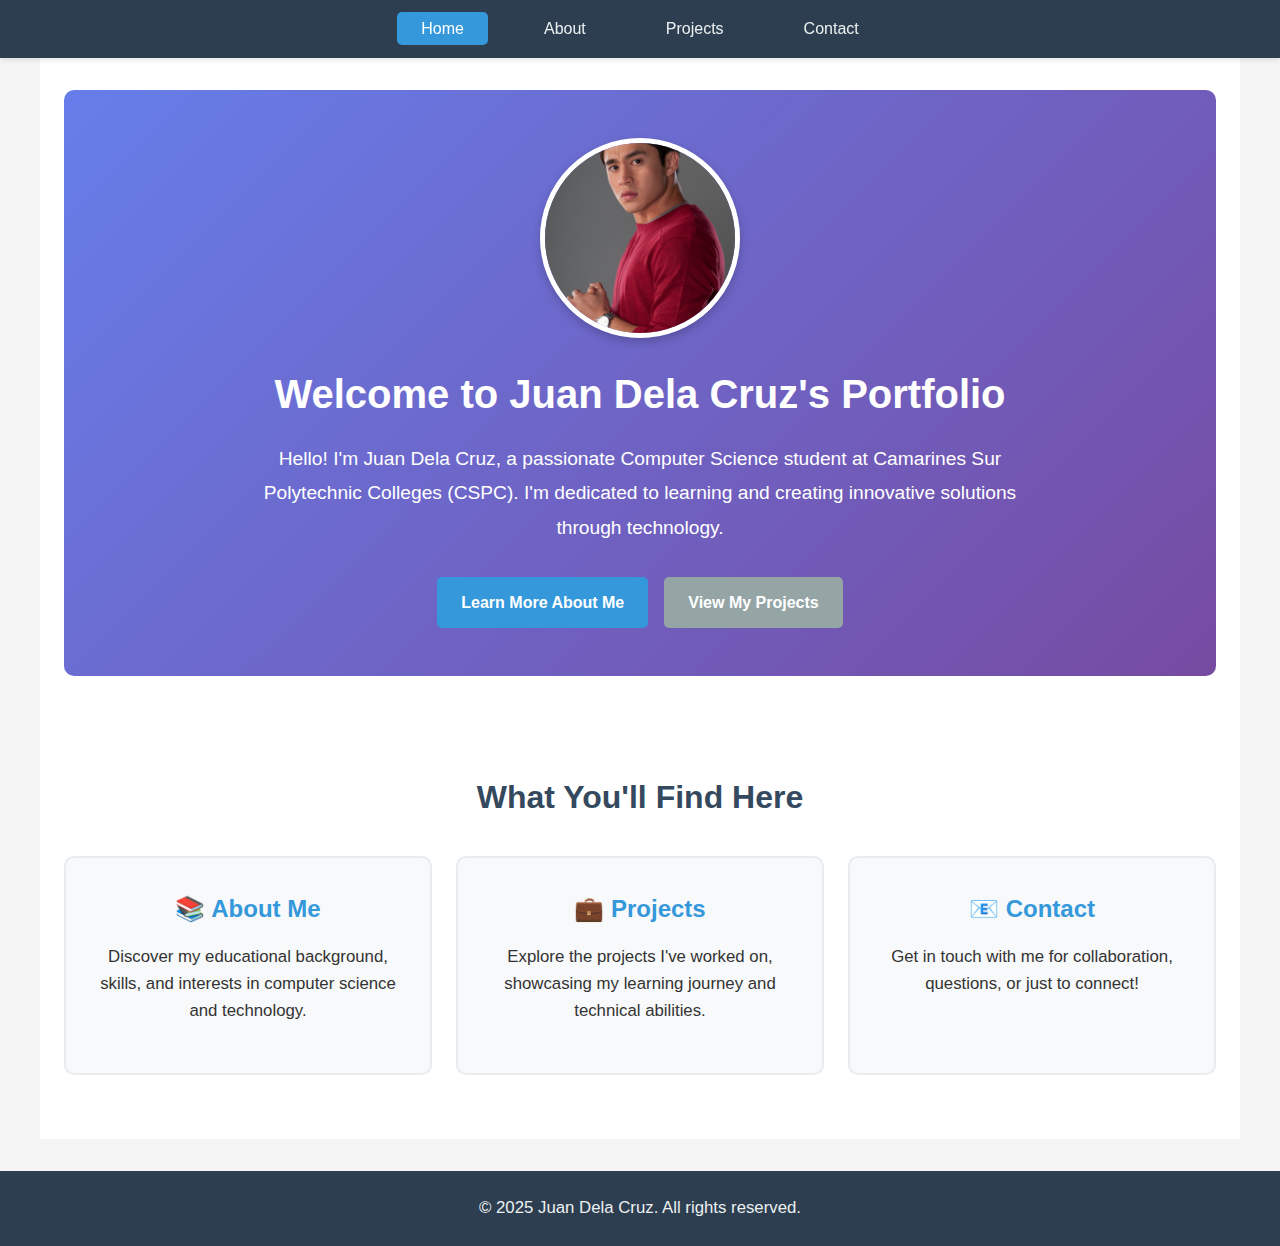
<file: index.html>
<!DOCTYPE html>
<html lang="en">
<head>
    <meta charset="UTF-8">
    <meta name="viewport" content="width=device-width, initial-scale=1.0">
    <title>Home - Juan Dela Cruz Portfolio</title>
    <link rel="stylesheet" href="css/styles.css">
</head>
<body>
    <nav>
        <ul>
            <li><a href="index.html" class="active">Home</a></li>
            <li><a href="about.html">About</a></li>
            <li><a href="projects.html">Projects</a></li>
            <li><a href="contact.html">Contact</a></li>
        </ul>
    </nav>

    <main>
        <section class="hero">
            <div class="hero-content">
                <img src="images/profile.jpg" alt="Juan Dela Cruz Profile Picture" class="profile-img">
                <h1>Welcome to Juan Dela Cruz's Portfolio</h1>
                <p class="intro">Hello! I'm Juan Dela Cruz, a passionate Computer Science student at Camarines Sur Polytechnic Colleges (CSPC). I'm dedicated to learning and creating innovative solutions through technology.</p>
                <div class="cta-buttons">
                    <a href="about.html" class="btn btn-primary">Learn More About Me</a>
                    <a href="projects.html" class="btn btn-secondary">View My Projects</a>
                </div>
            </div>
        </section>

        <section class="overview">
            <h2>What You'll Find Here</h2>
            <div class="overview-grid">
                <div class="overview-card">
                    <h3>📚 About Me</h3>
                    <p>Discover my educational background, skills, and interests in computer science and technology.</p>
                </div>
                <div class="overview-card">
                    <h3>💼 Projects</h3>
                    <p>Explore the projects I've worked on, showcasing my learning journey and technical abilities.</p>
                </div>
                <div class="overview-card">
                    <h3>📧 Contact</h3>
                    <p>Get in touch with me for collaboration, questions, or just to connect!</p>
                </div>
            </div>
        </section>
    </main>

    <footer>
        <p>&copy; 2025 Juan Dela Cruz. All rights reserved.</p>
    </footer>
</body>
</html>
</file>
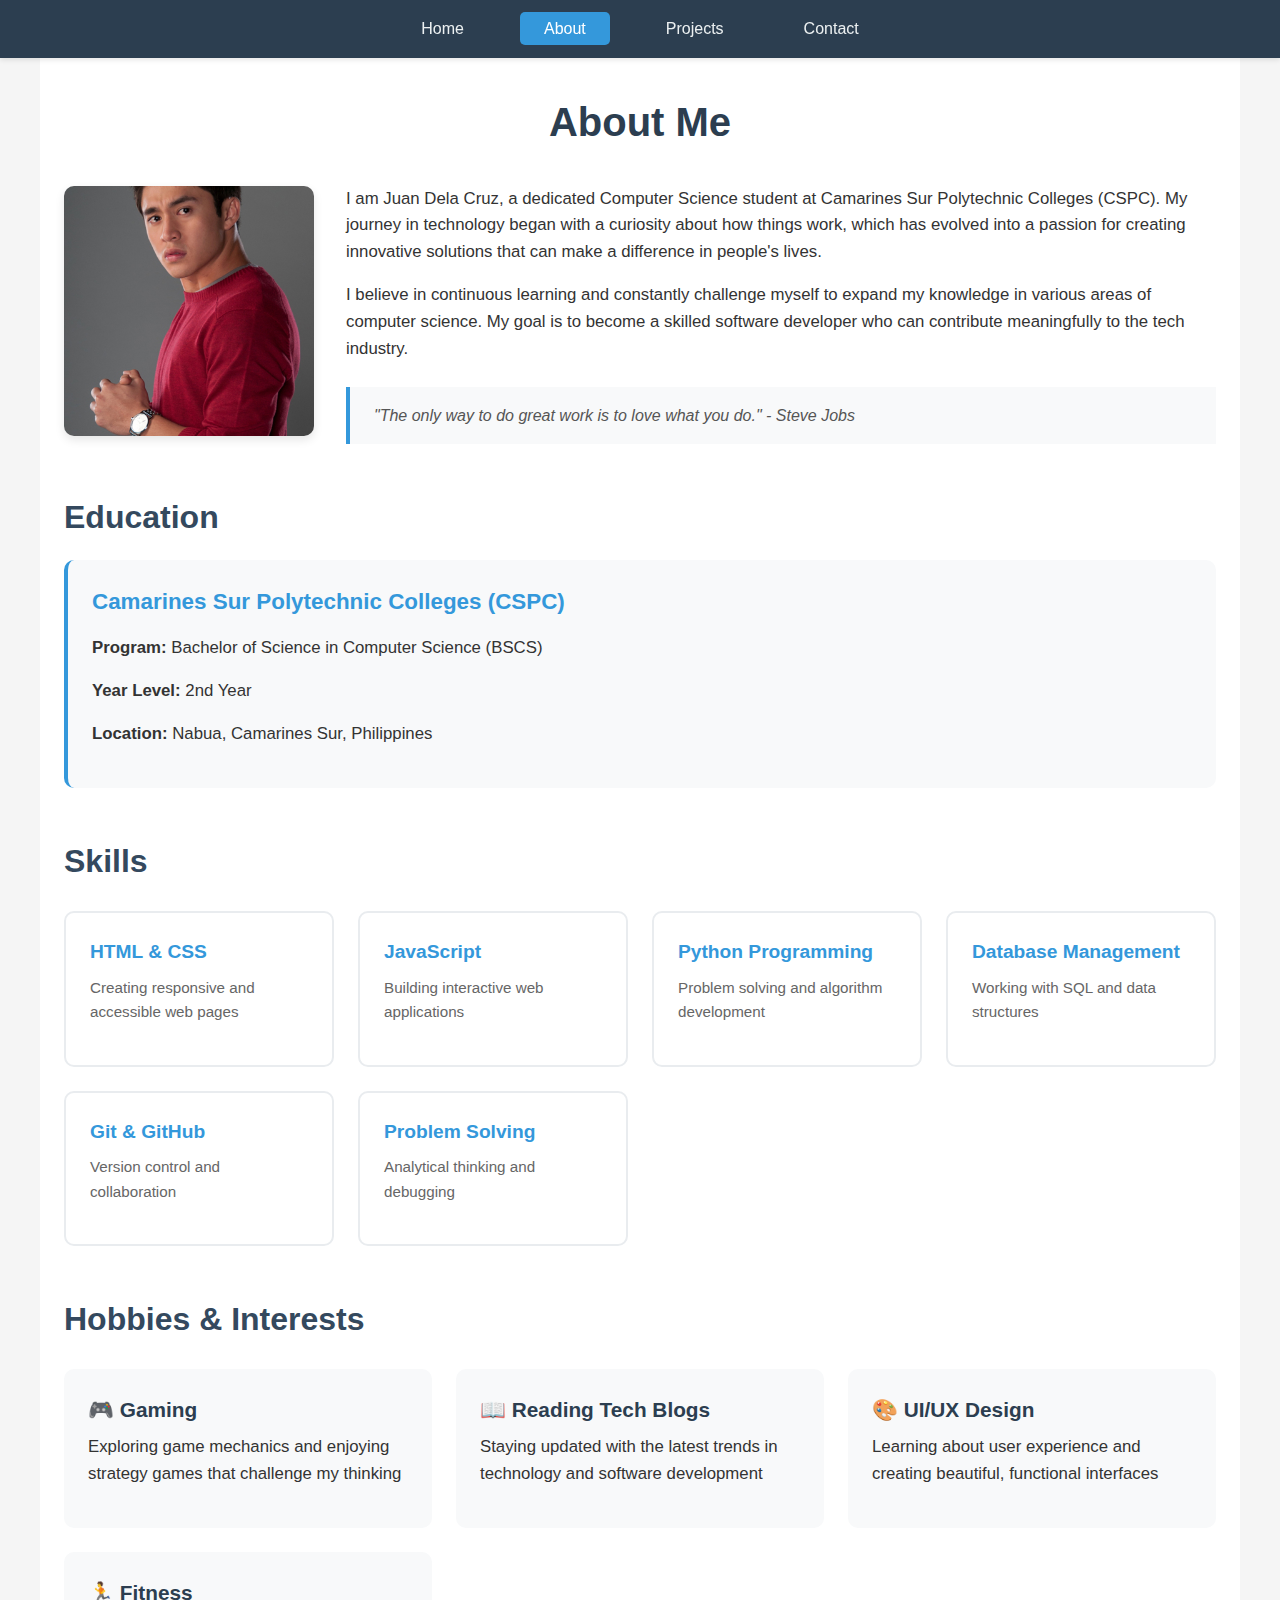
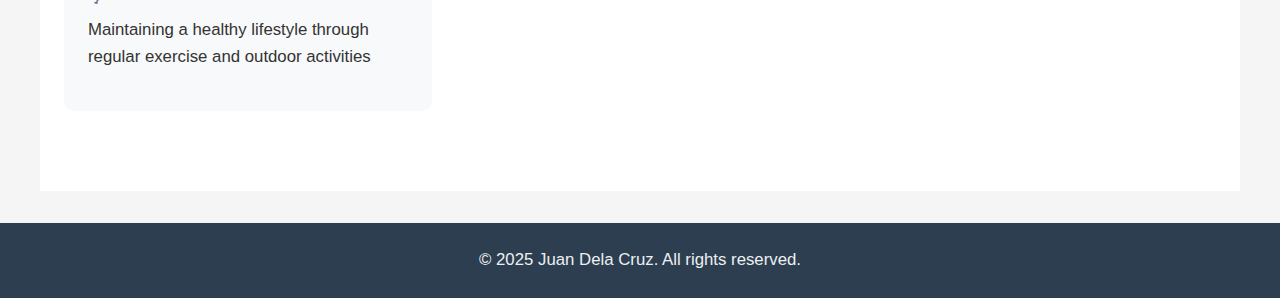
<file: about.html>
<!DOCTYPE html>
<html lang="en">
<head>
    <meta charset="UTF-8">
    <meta name="viewport" content="width=device-width, initial-scale=1.0">
    <title>About - Juan Dela Cruz Portfolio</title>
    <link rel="stylesheet" href="css/styles.css">
</head>
<body>
    <nav>
        <ul>
            <li><a href="index.html">Home</a></li>
            <li><a href="about.html" class="active">About</a></li>
            <li><a href="projects.html">Projects</a></li>
            <li><a href="contact.html">Contact</a></li>
        </ul>
    </nav>

    <main>
        <section class="about-section">
            <h1>About Me</h1>
            <div class="about-content">
                <img src="images/profile.jpg" alt="Juan Dela Cruz" class="about-img">
                <div class="about-text">
                    <p>I am Juan Dela Cruz, a dedicated Computer Science student at Camarines Sur Polytechnic Colleges (CSPC). My journey in technology began with a curiosity about how things work, which has evolved into a passion for creating innovative solutions that can make a difference in people's lives.</p>
                    <p>I believe in continuous learning and constantly challenge myself to expand my knowledge in various areas of computer science. My goal is to become a skilled software developer who can contribute meaningfully to the tech industry.</p>
                    <blockquote class="motto">
                        "The only way to do great work is to love what you do." - Steve Jobs
                    </blockquote>
                </div>
            </div>
        </section>

        <section class="education-section">
            <h2>Education</h2>
            <div class="education-card">
                <h3>Camarines Sur Polytechnic Colleges (CSPC)</h3>
                <p><strong>Program:</strong> Bachelor of Science in Computer Science (BSCS)</p>
                <p><strong>Year Level:</strong> 2nd Year</p>
                <p><strong>Location:</strong> Nabua, Camarines Sur, Philippines</p>
            </div>
        </section>

        <section class="skills-section">
            <h2>Skills</h2>
            <div class="skills-grid">
                <div class="skill-item">
                    <h3>HTML & CSS</h3>
                    <p>Creating responsive and accessible web pages</p>
                </div>
                <div class="skill-item">
                    <h3>JavaScript</h3>
                    <p>Building interactive web applications</p>
                </div>
                <div class="skill-item">
                    <h3>Python Programming</h3>
                    <p>Problem solving and algorithm development</p>
                </div>
                <div class="skill-item">
                    <h3>Database Management</h3>
                    <p>Working with SQL and data structures</p>
                </div>
                <div class="skill-item">
                    <h3>Git & GitHub</h3>
                    <p>Version control and collaboration</p>
                </div>
                <div class="skill-item">
                    <h3>Problem Solving</h3>
                    <p>Analytical thinking and debugging</p>
                </div>
            </div>
        </section>

        <section class="interests-section">
            <h2>Hobbies & Interests</h2>
            <div class="interests-list">
                <div class="interest-item">
                    <h3>🎮 Gaming</h3>
                    <p>Exploring game mechanics and enjoying strategy games that challenge my thinking</p>
                </div>
                <div class="interest-item">
                    <h3>📖 Reading Tech Blogs</h3>
                    <p>Staying updated with the latest trends in technology and software development</p>
                </div>
                <div class="interest-item">
                    <h3>🎨 UI/UX Design</h3>
                    <p>Learning about user experience and creating beautiful, functional interfaces</p>
                </div>
                <div class="interest-item">
                    <h3>🏃 Fitness</h3>
                    <p>Maintaining a healthy lifestyle through regular exercise and outdoor activities</p>
                </div>
            </div>
        </section>
    </main>

    <footer>
        <p>&copy; 2025 Juan Dela Cruz. All rights reserved.</p>
    </footer>
</body>
</html>
</file>
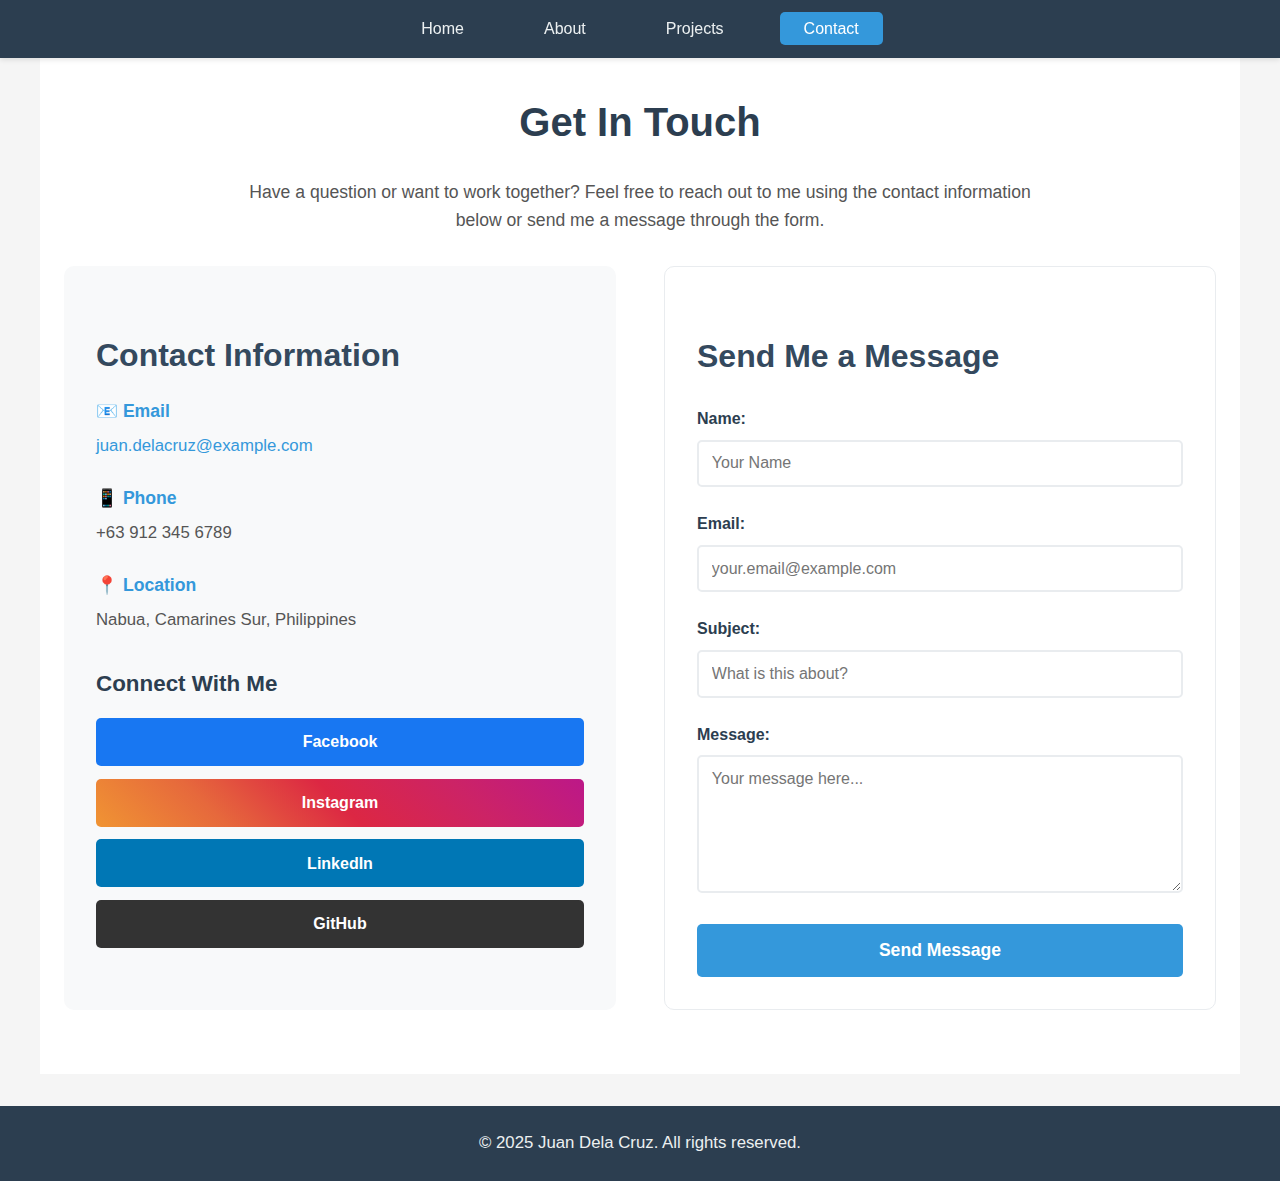
<file: contact.html>
<!DOCTYPE html>
<html lang="en">
<head>
    <meta charset="UTF-8">
    <meta name="viewport" content="width=device-width, initial-scale=1.0">
    <title>Contact - Juan Dela Cruz Portfolio</title>
    <link rel="stylesheet" href="css/styles.css">
</head>
<body>
    <nav>
        <ul>
            <li><a href="index.html">Home</a></li>
            <li><a href="about.html">About</a></li>
            <li><a href="projects.html">Projects</a></li>
            <li><a href="contact.html" class="active">Contact</a></li>
        </ul>
    </nav>

    <main>
        <section class="contact-section">
            <h1>Get In Touch</h1>
            <p class="section-intro">Have a question or want to work together? Feel free to reach out to me using the contact information below or send me a message through the form.</p>

            <div class="contact-container">
                <div class="contact-info">
                    <h2>Contact Information</h2>
                    
                    <div class="info-item">
                        <h3>📧 Email</h3>
                        <p><a href="mailto:juan.delacruz@example.com">juan.delacruz@example.com</a></p>
                    </div>

                    <div class="info-item">
                        <h3>📱 Phone</h3>
                        <p>+63 912 345 6789</p>
                    </div>

                    <div class="info-item">
                        <h3>📍 Location</h3>
                        <p>Nabua, Camarines Sur, Philippines</p>
                    </div>

                    <div class="social-links">
                        <h3>Connect With Me</h3>
                        <div class="social-icons">
                            <a href="#" class="social-btn facebook">Facebook</a>
                            <a href="#" class="social-btn instagram">Instagram</a>
                            <a href="#" class="social-btn linkedin">LinkedIn</a>
                            <a href="#" class="social-btn github">GitHub</a>
                        </div>
                    </div>
                </div>

                <div class="contact-form-container">
                    <h2>Send Me a Message</h2>
                    <form class="contact-form">
                        <div class="form-group">
                            <label for="name">Name:</label>
                            <input type="text" id="name" name="name" placeholder="Your Name" required>
                        </div>

                        <div class="form-group">
                            <label for="email">Email:</label>
                            <input type="email" id="email" name="email" placeholder="your.email@example.com" required>
                        </div>

                        <div class="form-group">
                            <label for="subject">Subject:</label>
                            <input type="text" id="subject" name="subject" placeholder="What is this about?" required>
                        </div>

                        <div class="form-group">
                            <label for="message">Message:</label>
                            <textarea id="message" name="message" rows="6" placeholder="Your message here..." required></textarea>
                        </div>

                        <button type="submit" class="btn-submit">Send Message</button>
                    </form>
                </div>
            </div>
        </section>
    </main>

    <footer>
        <p>&copy; 2025 Juan Dela Cruz. All rights reserved.</p>
    </footer>
</body>
</html>
</file>
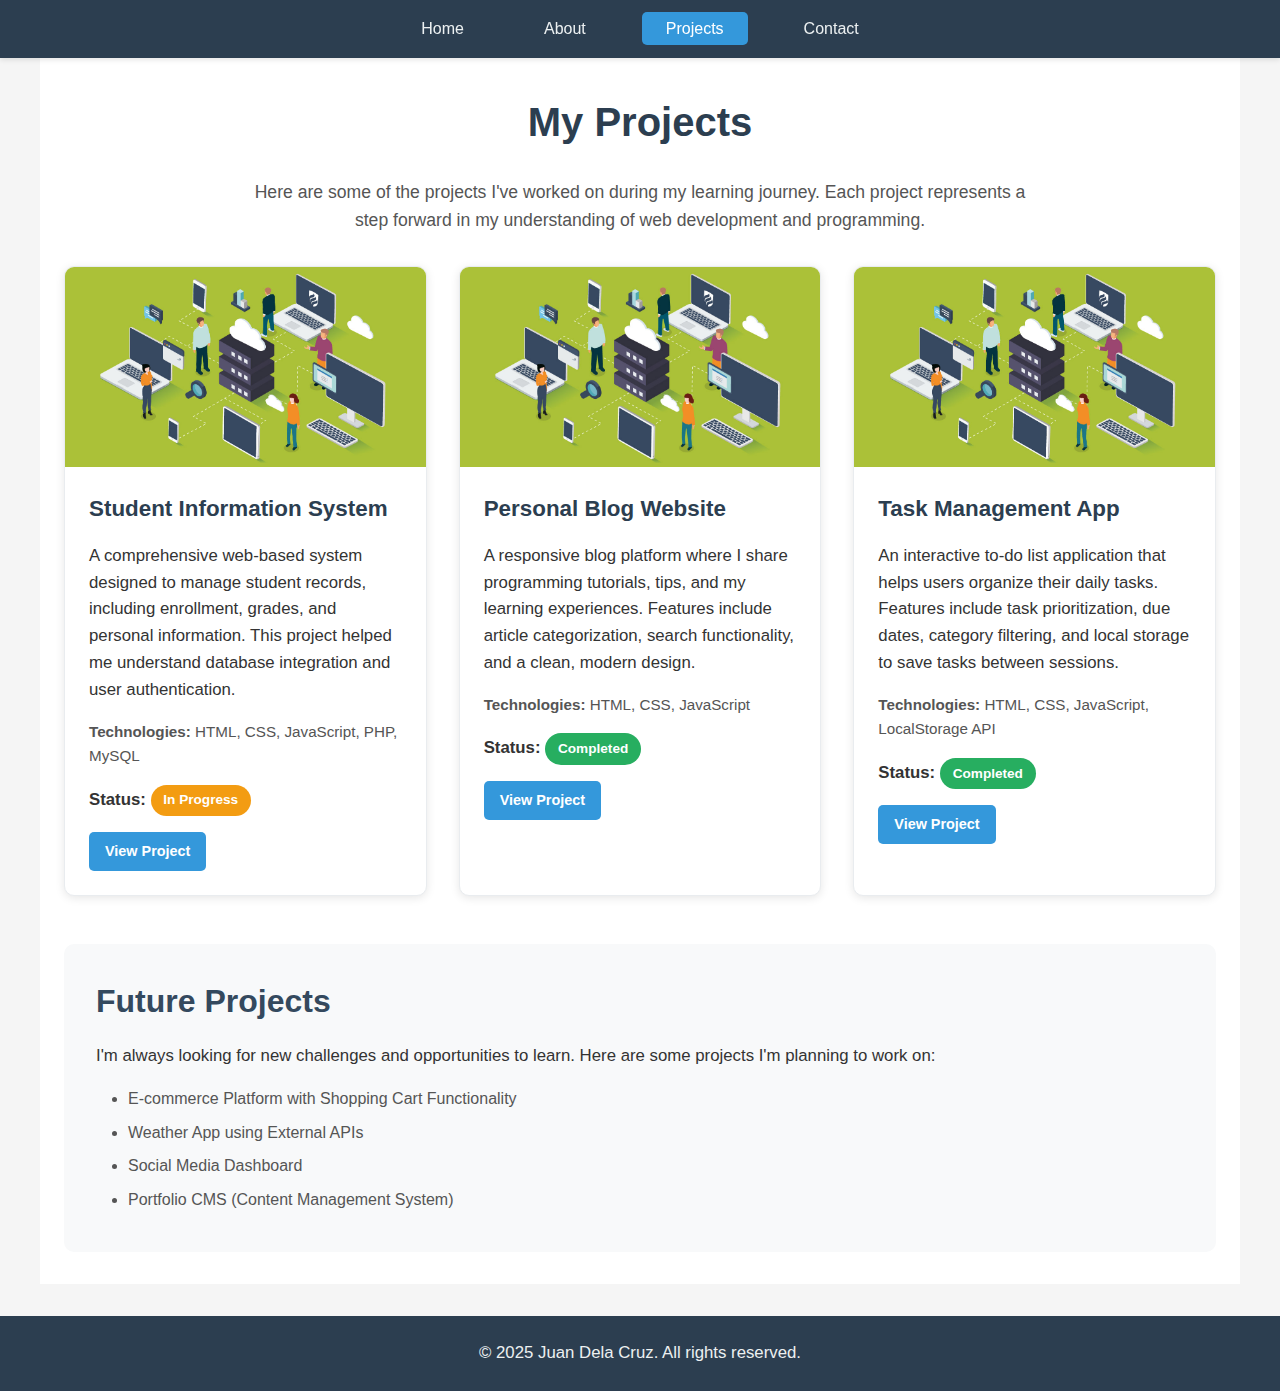
<file: projects.html>
<!DOCTYPE html>
<html lang="en">
<head>
    <meta charset="UTF-8">
    <meta name="viewport" content="width=device-width, initial-scale=1.0">
    <title>Projects - Juan Dela Cruz Portfolio</title>
    <link rel="stylesheet" href="css/styles.css">
</head>
<body>
    <nav>
        <ul>
            <li><a href="index.html">Home</a></li>
            <li><a href="about.html">About</a></li>
            <li><a href="projects.html" class="active">Projects</a></li>
            <li><a href="contact.html">Contact</a></li>
        </ul>
    </nav>

    <main>
        <section class="projects-section">
            <h1>My Projects</h1>
            <p class="section-intro">Here are some of the projects I've worked on during my learning journey. Each project represents a step forward in my understanding of web development and programming.</p>

            <div class="projects-grid">
                <div class="project-card">
                    <img src="images/project1.jpg" alt="Student Information System">
                    <div class="project-content">
                        <h3>Student Information System</h3>
                        <p>A comprehensive web-based system designed to manage student records, including enrollment, grades, and personal information. This project helped me understand database integration and user authentication.</p>
                        <p class="tech"><strong>Technologies:</strong> HTML, CSS, JavaScript, PHP, MySQL</p>
                        <p class="status"><strong>Status:</strong> <span class="badge in-progress">In Progress</span></p>
                        <a href="#" class="btn btn-small">View Project</a>
                    </div>
                </div>

                <div class="project-card">
                    <img src="images/project2.jpg" alt="Personal Blog Website">
                    <div class="project-content">
                        <h3>Personal Blog Website</h3>
                        <p>A responsive blog platform where I share programming tutorials, tips, and my learning experiences. Features include article categorization, search functionality, and a clean, modern design.</p>
                        <p class="tech"><strong>Technologies:</strong> HTML, CSS, JavaScript</p>
                        <p class="status"><strong>Status:</strong> <span class="badge completed">Completed</span></p>
                        <a href="#" class="btn btn-small">View Project</a>
                    </div>
                </div>

                <div class="project-card">
                    <img src="images/project3.jpg" alt="Task Management App">
                    <div class="project-content">
                        <h3>Task Management App</h3>
                        <p>An interactive to-do list application that helps users organize their daily tasks. Features include task prioritization, due dates, category filtering, and local storage to save tasks between sessions.</p>
                        <p class="tech"><strong>Technologies:</strong> HTML, CSS, JavaScript, LocalStorage API</p>
                        <p class="status"><strong>Status:</strong> <span class="badge completed">Completed</span></p>
                        <a href="#" class="btn btn-small">View Project</a>
                    </div>
                </div>
            </div>
        </section>

        <section class="future-projects">
            <h2>Future Projects</h2>
            <p>I'm always looking for new challenges and opportunities to learn. Here are some projects I'm planning to work on:</p>
            <ul>
                <li>E-commerce Platform with Shopping Cart Functionality</li>
                <li>Weather App using External APIs</li>
                <li>Social Media Dashboard</li>
                <li>Portfolio CMS (Content Management System)</li>
            </ul>
        </section>
    </main>

    <footer>
        <p>&copy; 2025 Juan Dela Cruz. All rights reserved.</p>
    </footer>
</body>
</html>
</file>
<file: css/styles.css>
/* ========================================
   Global Styles & Reset
   ======================================== */

* {
    margin: 0;
    padding: 0;
    box-sizing: border-box;
}

body {
    font-family: 'Segoe UI', Tahoma, Geneva, Verdana, sans-serif;
    line-height: 1.6;
    color: #333;
    background-color: #f5f5f5;
}

img {
    max-width: 100%;
    height: auto;
    display: block;
}

a {
    text-decoration: none;
    color: inherit;
}

/* ========================================
   Navigation Menu
   ======================================== */

nav {
    background-color: #2c3e50;
    padding: 1rem 0;
    box-shadow: 0 2px 5px rgba(0, 0, 0, 0.1);
    position: sticky;
    top: 0;
    z-index: 1000;
}

nav ul {
    list-style: none;
    display: flex;
    justify-content: center;
    gap: 2rem;
    margin: 0;
    padding: 0;
}

nav a {
    color: #ecf0f1;
    text-decoration: none;
    padding: 0.5rem 1.5rem;
    transition: all 0.3s ease;
    border-radius: 5px;
    font-weight: 500;
}

nav a:hover {
    background-color: rgba(52, 152, 219, 0.3);
    transform: translateY(-2px);
}

nav a.active {
    background-color: #3498db;
    color: white;
}

/* ========================================
   Main Content Container
   ======================================== */

main {
    max-width: 1200px;
    margin: 0 auto;
    padding: 2rem 1.5rem;
    background-color: white;
    min-height: calc(100vh - 200px);
}

/* ========================================
   Typography
   ======================================== */

h1 {
    font-size: 2.5rem;
    color: #2c3e50;
    margin-bottom: 1.5rem;
    text-align: center;
}

h2 {
    font-size: 2rem;
    color: #34495e;
    margin-bottom: 1rem;
    margin-top: 2rem;
}

h3 {
    font-size: 1.4rem;
    color: #2c3e50;
    margin-bottom: 0.5rem;
}

p {
    margin-bottom: 1rem;
    font-size: 1.05rem;
}

.section-intro {
    text-align: center;
    color: #555;
    font-size: 1.1rem;
    margin-bottom: 2rem;
    max-width: 800px;
    margin-left: auto;
    margin-right: auto;
}

/* ========================================
   Buttons
   ======================================== */

.btn {
    display: inline-block;
    padding: 0.8rem 1.5rem;
    border-radius: 5px;
    font-weight: 600;
    transition: all 0.3s ease;
    cursor: pointer;
}

.btn-primary {
    background-color: #3498db;
    color: white;
}

.btn-primary:hover {
    background-color: #2980b9;
    transform: translateY(-2px);
    box-shadow: 0 4px 8px rgba(0, 0, 0, 0.2);
}

.btn-secondary {
    background-color: #95a5a6;
    color: white;
}

.btn-secondary:hover {
    background-color: #7f8c8d;
    transform: translateY(-2px);
    box-shadow: 0 4px 8px rgba(0, 0, 0, 0.2);
}

.btn-small {
    padding: 0.5rem 1rem;
    font-size: 0.9rem;
    background-color: #3498db;
    color: white;
}

.btn-small:hover {
    background-color: #2980b9;
}

/* ========================================
   HOME PAGE - Hero Section
   ======================================== */

.hero {
    text-align: center;
    padding: 3rem 1rem;
    background: linear-gradient(135deg, #667eea 0%, #764ba2 100%);
    border-radius: 10px;
    margin-bottom: 2rem;
    color: white;
}

.hero-content {
    max-width: 800px;
    margin: 0 auto;
}

.profile-img {
    width: 200px;
    height: 200px;
    border-radius: 50%;
    margin: 0 auto 1.5rem;
    border: 5px solid white;
    box-shadow: 0 4px 10px rgba(0, 0, 0, 0.2);
    object-fit: cover;
}

.hero h1 {
    color: white;
    font-size: 2.5rem;
    margin-bottom: 1rem;
}

.intro {
    font-size: 1.2rem;
    margin-bottom: 2rem;
    line-height: 1.8;
}

.cta-buttons {
    display: flex;
    gap: 1rem;
    justify-content: center;
    flex-wrap: wrap;
}

/* ========================================
   HOME PAGE - Overview Section
   ======================================== */

.overview {
    padding: 2rem 0;
}

.overview h2 {
    text-align: center;
    margin-bottom: 2rem;
}

.overview-grid {
    display: grid;
    grid-template-columns: repeat(auto-fit, minmax(280px, 1fr));
    gap: 1.5rem;
    margin-top: 2rem;
}

.overview-card {
    background-color: #f8f9fa;
    padding: 2rem;
    border-radius: 10px;
    text-align: center;
    transition: transform 0.3s ease, box-shadow 0.3s ease;
    border: 2px solid #e9ecef;
}

.overview-card:hover {
    transform: translateY(-5px);
    box-shadow: 0 5px 15px rgba(0, 0, 0, 0.1);
}

.overview-card h3 {
    font-size: 1.5rem;
    margin-bottom: 1rem;
    color: #3498db;
}

/* ========================================
   ABOUT PAGE
   ======================================== */

.about-section {
    margin-bottom: 3rem;
}

.about-content {
    display: flex;
    gap: 2rem;
    align-items: flex-start;
    margin-top: 2rem;
    flex-wrap: wrap;
}

.about-img {
    width: 250px;
    height: 250px;
    border-radius: 10px;
    object-fit: cover;
    box-shadow: 0 4px 10px rgba(0, 0, 0, 0.1);
}

.about-text {
    flex: 1;
    min-width: 300px;
}

.motto {
    margin-top: 1.5rem;
    padding: 1rem 1.5rem;
    background-color: #f8f9fa;
    border-left: 4px solid #3498db;
    font-style: italic;
    color: #555;
}

.education-section,
.skills-section,
.interests-section {
    margin-bottom: 3rem;
}

.education-card {
    background-color: #f8f9fa;
    padding: 1.5rem;
    border-radius: 10px;
    border-left: 4px solid #3498db;
}

.education-card h3 {
    color: #3498db;
    margin-bottom: 1rem;
}

.skills-grid {
    display: grid;
    grid-template-columns: repeat(auto-fit, minmax(250px, 1fr));
    gap: 1.5rem;
    margin-top: 1.5rem;
}

.skill-item {
    background-color: white;
    padding: 1.5rem;
    border-radius: 10px;
    border: 2px solid #e9ecef;
    transition: all 0.3s ease;
}

.skill-item:hover {
    border-color: #3498db;
    transform: translateY(-3px);
    box-shadow: 0 4px 12px rgba(52, 152, 219, 0.2);
}

.skill-item h3 {
    color: #3498db;
    font-size: 1.2rem;
    margin-bottom: 0.5rem;
}

.skill-item p {
    color: #666;
    font-size: 0.95rem;
}

.interests-list {
    display: grid;
    grid-template-columns: repeat(auto-fit, minmax(280px, 1fr));
    gap: 1.5rem;
    margin-top: 1.5rem;
}

.interest-item {
    background-color: #f8f9fa;
    padding: 1.5rem;
    border-radius: 10px;
    transition: all 0.3s ease;
}

.interest-item:hover {
    background-color: #e9ecef;
    transform: translateX(5px);
}

.interest-item h3 {
    font-size: 1.3rem;
    margin-bottom: 0.5rem;
}

/* ========================================
   PROJECTS PAGE
   ======================================== */

.projects-section {
    margin-bottom: 3rem;
}

.projects-grid {
    display: grid;
    grid-template-columns: repeat(auto-fit, minmax(320px, 1fr));
    gap: 2rem;
    margin-top: 2rem;
}

.project-card {
    background-color: white;
    border-radius: 10px;
    overflow: hidden;
    box-shadow: 0 2px 10px rgba(0, 0, 0, 0.1);
    transition: transform 0.3s ease, box-shadow 0.3s ease;
    border: 1px solid #e9ecef;
}

.project-card:hover {
    transform: translateY(-5px);
    box-shadow: 0 5px 20px rgba(0, 0, 0, 0.15);
}

.project-card img {
    width: 100%;
    height: 200px;
    object-fit: cover;
}

.project-content {
    padding: 1.5rem;
}

.project-content h3 {
    color: #2c3e50;
    margin-bottom: 1rem;
}

.tech {
    color: #555;
    font-size: 0.95rem;
    margin: 0.5rem 0;
}

.status {
    margin: 1rem 0;
}

.badge {
    display: inline-block;
    padding: 0.3rem 0.8rem;
    border-radius: 20px;
    font-size: 0.85rem;
    font-weight: 600;
}

.badge.completed {
    background-color: #27ae60;
    color: white;
}

.badge.in-progress {
    background-color: #f39c12;
    color: white;
}

.future-projects {
    background-color: #f8f9fa;
    padding: 2rem;
    border-radius: 10px;
    margin-top: 3rem;
}

.future-projects h2 {
    margin-top: 0;
}

.future-projects ul {
    margin-left: 2rem;
    margin-top: 1rem;
}

.future-projects li {
    margin-bottom: 0.5rem;
    color: #555;
}

/* ========================================
   CONTACT PAGE
   ======================================== */

.contact-section {
    margin-bottom: 2rem;
}

.contact-container {
    display: grid;
    grid-template-columns: repeat(auto-fit, minmax(300px, 1fr));
    gap: 3rem;
    margin-top: 2rem;
}

.contact-info {
    background-color: #f8f9fa;
    padding: 2rem;
    border-radius: 10px;
}

.info-item {
    margin-bottom: 1.5rem;
}

.info-item h3 {
    color: #3498db;
    font-size: 1.1rem;
    margin-bottom: 0.5rem;
}

.info-item p {
    color: #555;
    margin: 0;
}

.info-item a {
    color: #3498db;
    transition: color 0.3s ease;
}

.info-item a:hover {
    color: #2980b9;
    text-decoration: underline;
}

.social-links {
    margin-top: 2rem;
}

.social-icons {
    display: flex;
    flex-direction: column;
    gap: 0.8rem;
    margin-top: 1rem;
}

.social-btn {
    display: block;
    padding: 0.7rem 1rem;
    border-radius: 5px;
    text-align: center;
    color: white;
    font-weight: 600;
    transition: all 0.3s ease;
}

.social-btn.facebook {
    background-color: #1877f2;
}

.social-btn.instagram {
    background: linear-gradient(45deg, #f09433 0%, #e6683c 25%, #dc2743 50%, #cc2366 75%, #bc1888 100%);
}

.social-btn.linkedin {
    background-color: #0077b5;
}

.social-btn.github {
    background-color: #333;
}

.social-btn:hover {
    transform: translateX(5px);
    box-shadow: 0 3px 10px rgba(0, 0, 0, 0.2);
}

/* Contact Form */

.contact-form-container {
    background-color: white;
    padding: 2rem;
    border-radius: 10px;
    border: 1px solid #e9ecef;
}

.contact-form {
    margin-top: 1.5rem;
}

.form-group {
    margin-bottom: 1.5rem;
}

.form-group label {
    display: block;
    margin-bottom: 0.5rem;
    color: #2c3e50;
    font-weight: 600;
}

.form-group input,
.form-group textarea {
    width: 100%;
    padding: 0.8rem;
    border: 2px solid #e9ecef;
    border-radius: 5px;
    font-family: inherit;
    font-size: 1rem;
    transition: border-color 0.3s ease;
}

.form-group input:focus,
.form-group textarea:focus {
    outline: none;
    border-color: #3498db;
}

.form-group textarea {
    resize: vertical;
    min-height: 120px;
}

.btn-submit {
    width: 100%;
    padding: 1rem;
    background-color: #3498db;
    color: white;
    border: none;
    border-radius: 5px;
    font-size: 1.1rem;
    font-weight: 600;
    cursor: pointer;
    transition: all 0.3s ease;
}

.btn-submit:hover {
    background-color: #2980b9;
    transform: translateY(-2px);
    box-shadow: 0 4px 10px rgba(0, 0, 0, 0.2);
}

/* ========================================
   Footer
   ======================================== */

footer {
    background-color: #2c3e50;
    color: #ecf0f1;
    text-align: center;
    padding: 1.5rem;
    margin-top: 2rem;
}

footer p {
    margin: 0;
}

/* ========================================
   Responsive Design - Mobile
   ======================================== */

@media (max-width: 768px) {
    /* Navigation */
    nav ul {
        flex-direction: column;
        gap: 0.5rem;
        padding: 0 1rem;
    }

    nav a {
        display: block;
        text-align: center;
    }

    /* Typography */
    h1 {
        font-size: 1.8rem;
    }

    h2 {
        font-size: 1.5rem;
    }

    h3 {
        font-size: 1.2rem;
    }

    /* Main Content */
    main {
        padding: 1rem;
    }

    /* Hero Section */
    .hero {
        padding: 2rem 1rem;
    }

    .hero h1 {
        font-size: 1.8rem;
    }

    .profile-img {
        width: 150px;
        height: 150px;
    }

    .intro {
        font-size: 1rem;
    }

    .cta-buttons {
        flex-direction: column;
    }

    .cta-buttons .btn {
        width: 100%;
    }

    /* About Page */
    .about-content {
        flex-direction: column;
    }

    .about-img {
        width: 100%;
        max-width: 300px;
        margin: 0 auto;
    }

    /* Skills & Interests */
    .skills-grid,
    .interests-list {
        grid-template-columns: 1fr;
    }

    /* Projects */
    .projects-grid {
        grid-template-columns: 1fr;
    }

    /* Contact */
    .contact-container {
        grid-template-columns: 1fr;
        gap: 2rem;
    }

    /* Overview Grid */
    .overview-grid {
        grid-template-columns: 1fr;
    }
}

/* Tablet Specific */
@media (min-width: 769px) and (max-width: 1024px) {
    .projects-grid {
        grid-template-columns: repeat(2, 1fr);
    }

    .skills-grid {
        grid-template-columns: repeat(2, 1fr);
    }
}
</file>
